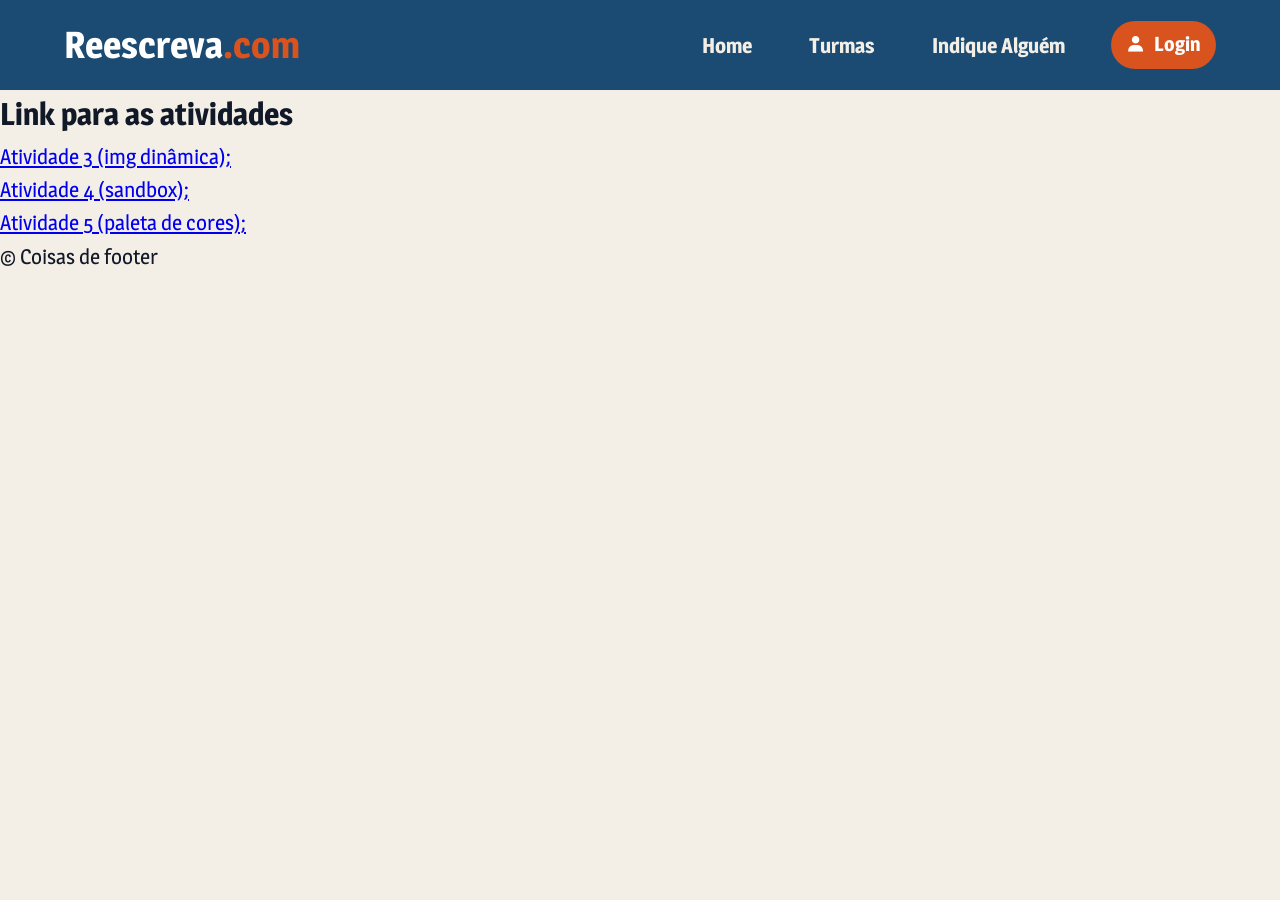
<file: index.html>
<!DOCTYPE html>
<html lang="pt-br">
<head>
    <meta charset="UTF-8">
    <meta name="viewport" content="width=device-width, initial-scale=1.0">
    <link href='https://unpkg.com/boxicons@2.1.4/css/boxicons.min.css' rel='stylesheet'>
    <link rel="shortcut icon" href="assets/images/favicon.ico" type="image/x-icon">
    <title>Reescreva</title>
    <link rel="stylesheet" href="assets/css/global.css">
</head>
<body>
    <header>
        <a href="index.html" class="logo-texto">Reescreva<span>.com</span></a>
        <nav id="menu">
            <ul>
                <li><a href="index.html">Home</a></li>
                <li><a href="classes/classes-map.html">Turmas</a></li>
                <li><a href="referral/referral-form.html">Indique Alguém</a></li>
            </ul>
        </nav>
        <a href="login.html" class="btn-login">
            <i class='bx bxs-user'></i> Login
        </a>
    </header>

    <main>
        <section>
            <h2>Link para as atividades</h2>
            <ul>
                <li><a href="atividade-3.html">Atividade 3 (img dinâmica);</a></li>
                <li><a href="sandbox/sandbox.html">Atividade 4 (sandbox);</a></li>
                <li><a href="paleta/paleta.html">Atividade 5 (paleta de cores);</a></li>
            </ul>
        </section>
    </main>
    
    <footer>
        <p>&copy; Coisas de footer</p>
    </footer>
</body>
</html>
</file>
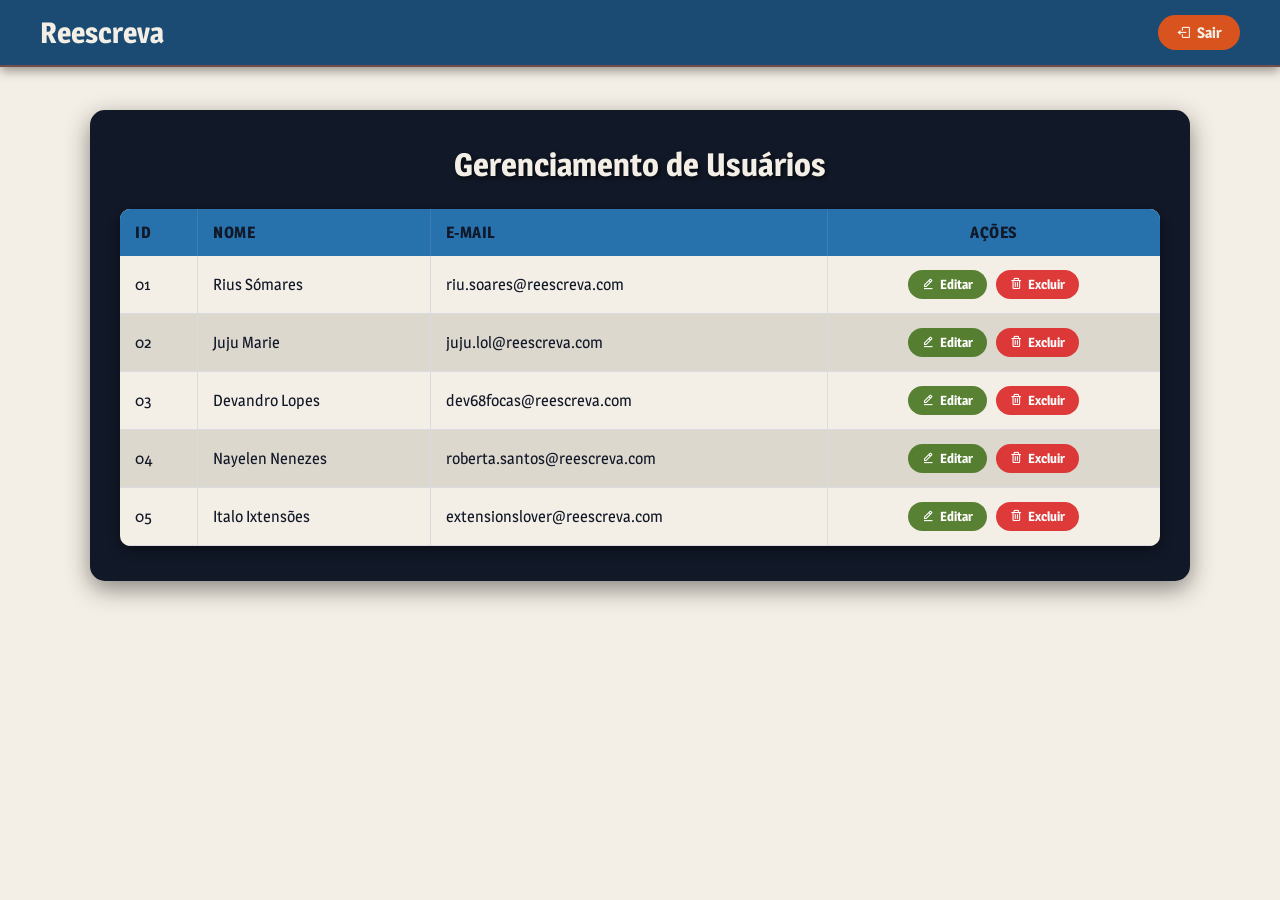
<file: admin.html>
<!DOCTYPE html>
<html lang="pt-br">
<head>
    <meta charset="UTF-8">
    <meta name="viewport" content="width=device-width, initial-scale=1.0">
    <link rel="shortcut icon" href="assets/images/favicon.ico" type="image/x-icon">
    <link href='https://unpkg.com/boxicons@2.1.4/css/boxicons.min.css' rel='stylesheet'>
    <title>Tabela Admin</title>
    <link rel="stylesheet" href="admin.css">
</head>
<body>
    <header class="header-topo">
        <a href="index.html" class="logo">Reescreva</a>
        <a href="index.html" class="btn-logout">
            <i class='bx bx-log-out'></i> Sair
        </a>
    </header>

    <main class="admin-container">
        <div class="admin-header">
            <h2>Gerenciamento de Usuários</h2>
        </div>

        <div class="table-wrapper">
            <table>
                <thead>
                    <tr>
                        <th>ID</th>
                        <th>Nome</th>
                        <th>E-mail</th>
                        <th class="text-center">Ações</th>
                    </tr>
                </thead>
                <tbody>
                    <tr>
                        <td>01</td>
                        <td>Rius Sómares</td>
                        <td>riu.soares@reescreva.com</td>
                        <td class="text-center">
                            <button class="btn-action btn-editar" title="Editar Usuário">
                                <i class='bx bx-edit-alt'></i> Editar
                            </button>
                            <button class="btn-action btn-excluir" title="Excluir Usuário">
                                <i class='bx bx-trash'></i> Excluir
                            </button>
                        </td>
                    </tr>
                    <tr>
                        <td>02</td>
                        <td>Juju Marie</td>
                        <td>juju.lol@reescreva.com</td>
                        <td class="text-center">
                            <button class="btn-action btn-editar" title="Editar Usuário">
                                <i class='bx bx-edit-alt'></i> Editar
                            </button>
                            <button class="btn-action btn-excluir" title="Excluir Usuário">
                                <i class='bx bx-trash'></i> Excluir
                            </button>
                        </td>
                    </tr>
                    <tr>
                        <td>03</td>
                        <td>Devandro Lopes</td>
                        <td>dev68focas@reescreva.com</td>
                        <td class="text-center">
                            <button class="btn-action btn-editar" title="Editar Usuário">
                                <i class='bx bx-edit-alt'></i> Editar
                            </button>
                            <button class="btn-action btn-excluir" title="Excluir Usuário">
                                <i class='bx bx-trash'></i> Excluir
                            </button>
                        </td>
                    </tr>
                    <tr>
                        <td>04</td>
                        <td>Nayelen Nenezes</td>
                        <td>roberta.santos@reescreva.com</td>
                        <td class="text-center">
                            <button class="btn-action btn-editar" title="Editar Usuário">
                                <i class='bx bx-edit-alt'></i> Editar
                            </button>
                            <button class="btn-action btn-excluir" title="Excluir Usuário">
                                <i class='bx bx-trash'></i> Excluir
                            </button>
                        </td>
                    </tr>
                    <tr>
                        <td>05</td>
                        <td>Italo Ixtensões</td>
                        <td>extensionslover@reescreva.com</td>
                        <td class="text-center">
                            <button class="btn-action btn-editar" title="Editar Usuário">
                                <i class='bx bx-edit-alt'></i> Editar
                            </button>
                            <button class="btn-action btn-excluir" title="Excluir Usuário">
                                <i class='bx bx-trash'></i> Excluir
                            </button>
                        </td>
                    </tr>
                </tbody>
            </table>
        </div>
    </main>
</body>
</html>
</file>
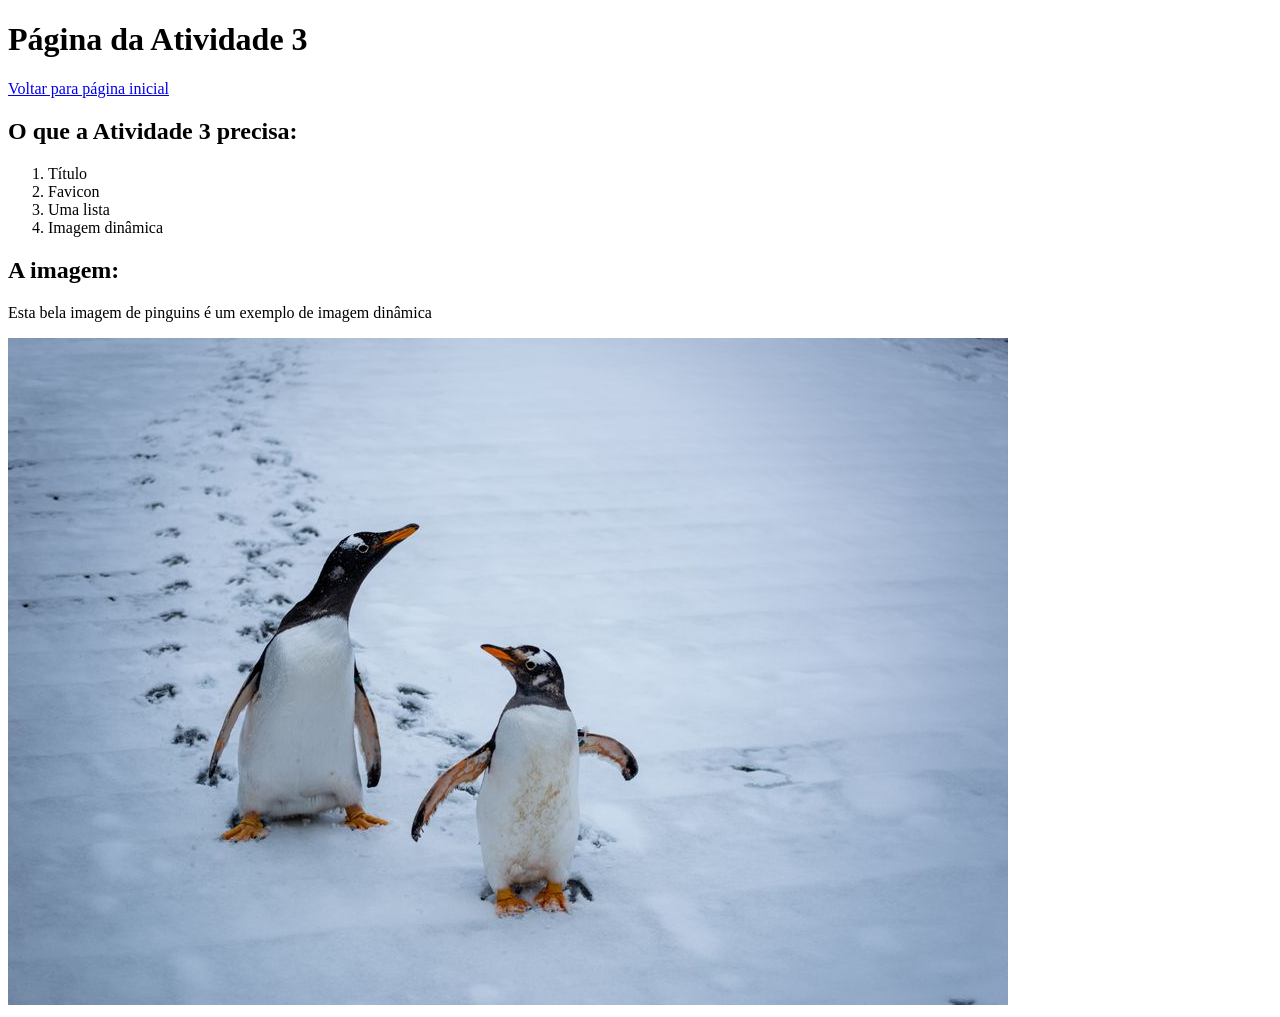
<file: atividade-3.html>
<!DOCTYPE html>
<html lang="pt-br">
<head>
    <meta charset="UTF-8">
    <meta name="viewport" content="width=device-width, initial-scale=1.0">
    <title>Atividade 3</title>
    <link rel="shortcut icon" href="../assets/images/favicon.ico" type="image/x-icon">
</head>
<body>
    <h1>Página da Atividade 3</h1>
    <p><a href="index.html" rel="prev">Voltar para página inicial</a></p>
    <h2>O que a Atividade 3 precisa:</h2>
    <ol>
        <li>Título</li>
        <li>Favicon</li>
        <li>Uma lista</li>
        <li>Imagem dinâmica</li>
    </ol>
    <h2>A imagem:</h2>
    <p>Esta bela imagem de pinguins é um exemplo de imagem dinâmica</p>
    <picture>
        <source media="(max-width: 750px)" srcset="assets/images/pinguinP.png" type="image/png">
        <source media="(max-width: 1050px)" srcset="assets/images/pinguinM.jpg" type="image/jpeg">
        <img src="assets/images/pinguinG.jpg" alt="2 pinguins">
    </picture>
</body>
</html>
</file>
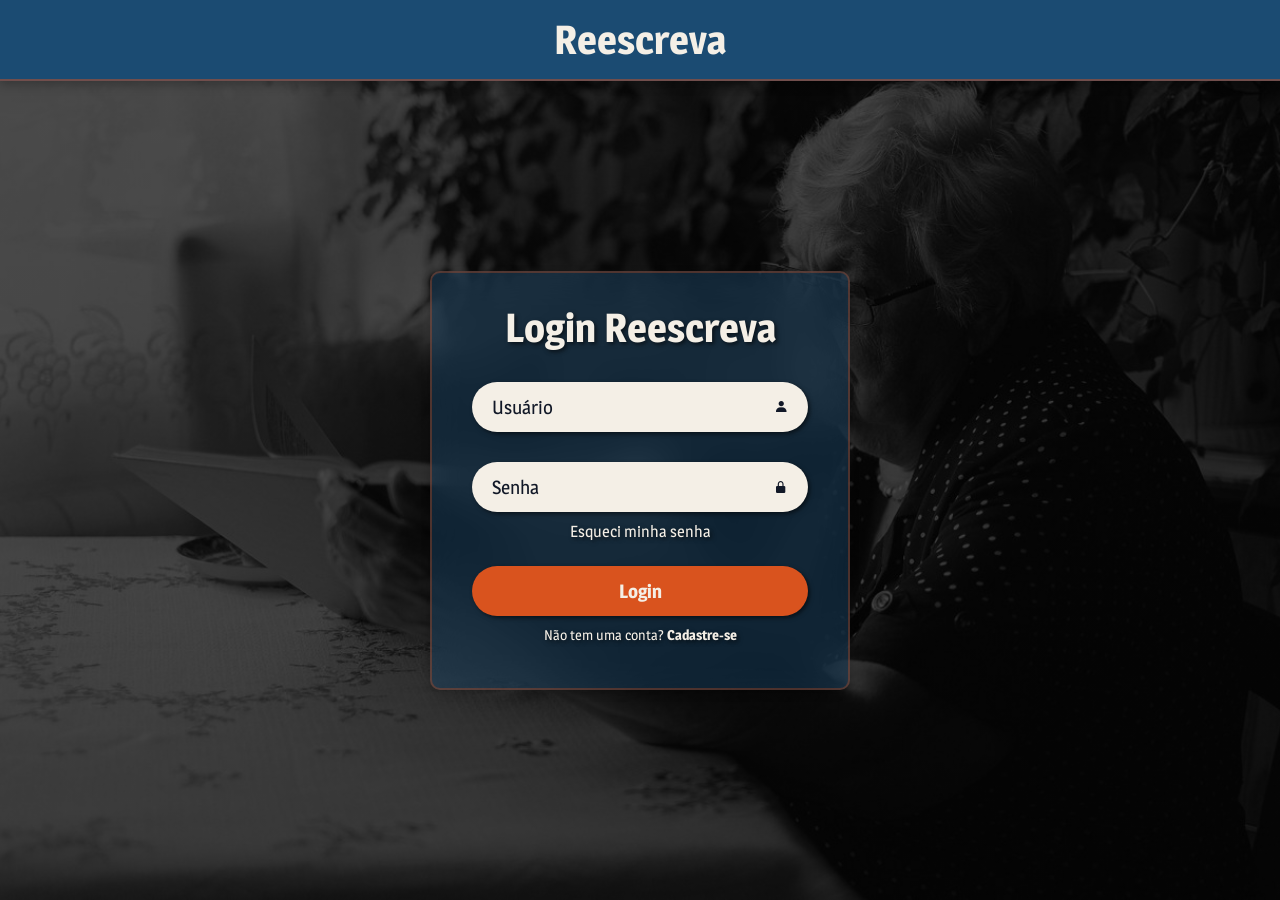
<file: login.html>
<!DOCTYPE html>
<html lang="pt-br">
<head>
    <meta charset="UTF-8">
    <meta name="viewport" content="width=device-width, initial-scale=1.0">
    <link href='https://unpkg.com/boxicons@2.1.4/css/boxicons.min.css' rel='stylesheet'>
    <title>Login - Reescreva</title>
    <link rel="shortcut icon" href="assets/images/favicon.ico" type="image/x-icon">
    <link rel="stylesheet" href="login.css">
</head>
<body>
    <header class="header-topo">
        <a href="index.html" class="logo">Reescreva</a>
    </header>
    <main class="container">
        <form id="login-form">
            <h1>Login Reescreva</h1>

            <div id="mensagem-erro" style="color: #ff4d4d; text-align: center; font-weight: bold; margin: 10px 0 10px 0;"></div>

            <div class="input-box">
                <input id="email" placeholder="Usuário" required type="email">
                <i class="bx bxs-user"></i>
            </div>

            <div class="input-box">
                <input id="senha" placeholder="Senha" required type="password">
                <i class="bx bxs-lock-alt"></i>
            </div>

            <div class="esquecer-senha">
                <a href="#">Esqueci minha senha</a>
            </div>

            <button type="submit" class="login">Login</button>

            <div class="cadastrar">
                <p>Não tem uma conta? <a href="#">Cadastre-se</a></p>
            </div>
        </form>
    </main>
    
    <script src="script.js"></script>
</body>
</html>
</file>
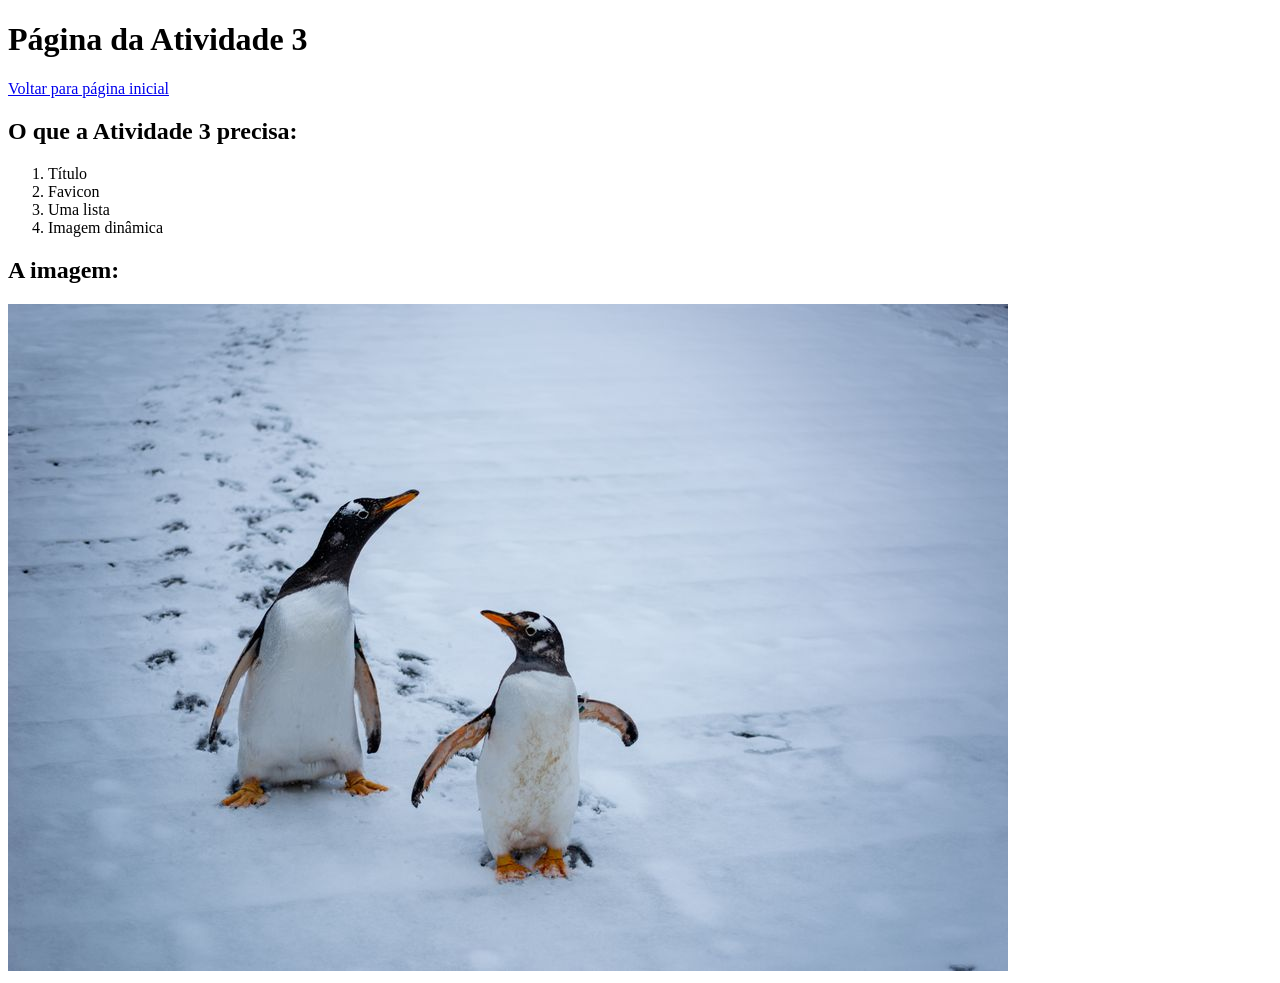
<file: atividade-3/atividade-3.html>
<!DOCTYPE html>
<html lang="pt-br">
<head>
    <meta charset="UTF-8">
    <meta name="viewport" content="width=device-width, initial-scale=1.0">
    <title>Atividade 3</title>
    <link rel="shortcut icon" href="../assets/images/favicon.ico" type="image/x-icon">
</head>
<body>
    <h1>Página da Atividade 3</h1>
    <p><a href="../index.html" rel="prev">Voltar para página inicial</a></p>
    <h2>O que a Atividade 3 precisa:</h2>
    <ol>
        <li>Título</li>
        <li>Favicon</li>
        <li>Uma lista</li>
        <li>Imagem dinâmica</li>
    </ol>
    <h2>A imagem:</h2>
    <picture>
        <source media="(max-width: 750px)" srcset="images/pinguinP.png" type="image/png">
        <source media="(max-width: 1050px)" srcset="images/pinguinM.jpg" type="image/jpg">
        <img src="images/pinguinG.jpg" alt="2 pinguins">
    </picture>
</body>
</html>
</file>
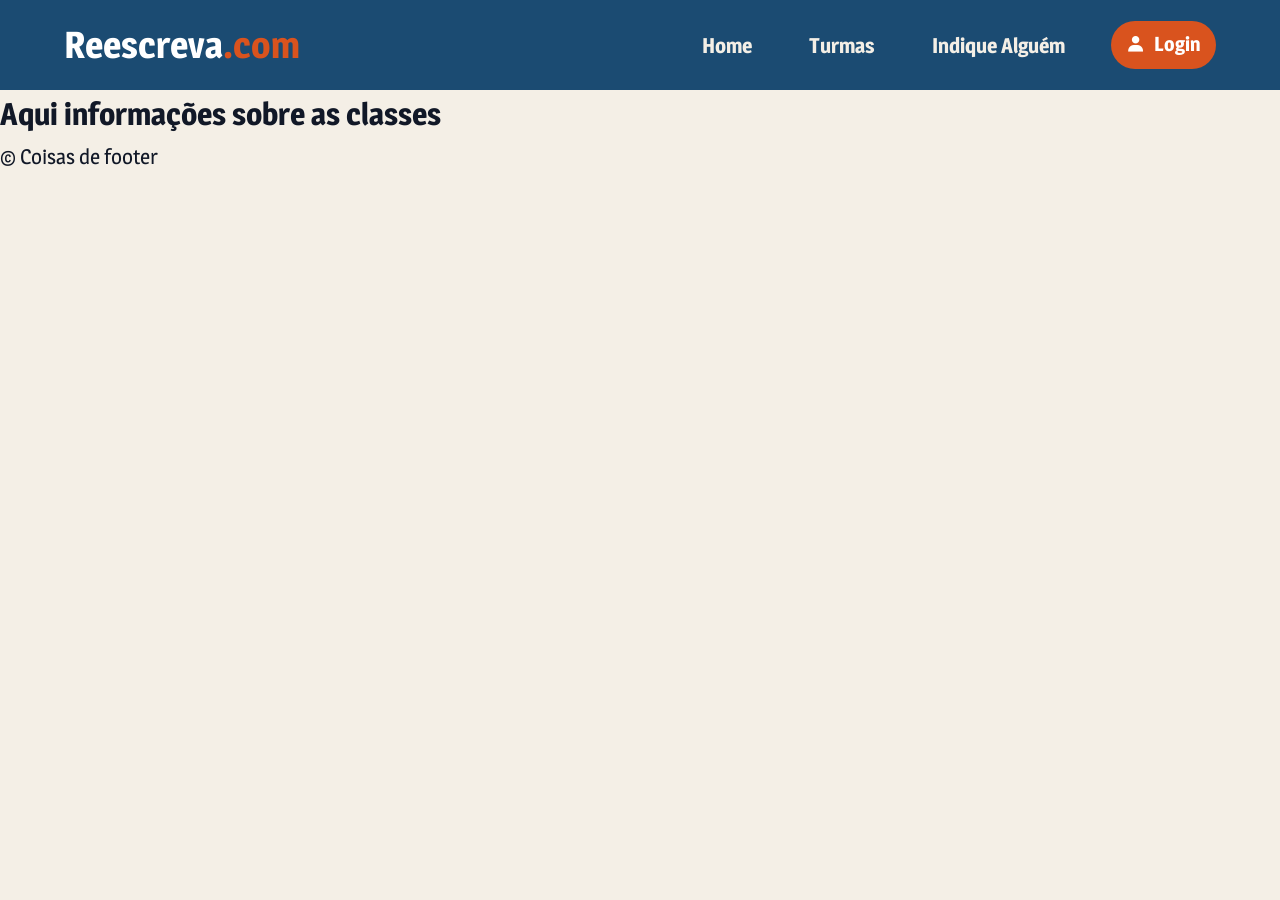
<file: classes/classes-map.html>
<!DOCTYPE html>
<html lang="pt-br">
<head>
    <meta charset="UTF-8">
    <meta name="viewport" content="width=device-width, initial-scale=1.0">
    <title>Encontre Classes - Reescreva</title>
    <link href='https://unpkg.com/boxicons@2.1.4/css/boxicons.min.css' rel='stylesheet'>
    <link rel="shortcut icon" href="../assets/images/favicon.ico" type="image/x-icon">
    <link rel="stylesheet" href="../assets/css/global.css">
</head>
<body>
    <header>
        <a href="../index.html" class="logo-texto">Reescreva<span>.com</span></a>
        <nav id="menu">
            <ul>
                <li><a href="../index.html">Home</a></li>
                <li><a href="classes-map.html">Turmas</a></li>
                <li><a href="../referral/referral-form.html">Indique Alguém</a></li>
            </ul>
        </nav>
        <a href="../login.html" class="btn-login">
            <i class='bx bxs-user'></i> Login
        </a>
    </header>
    <main>
        <section>
            <h2>Aqui informações sobre as classes</h2>
        </section>
    </main>
    <footer>&copy; Coisas de footer</footer>
</body>
</html>
</file>
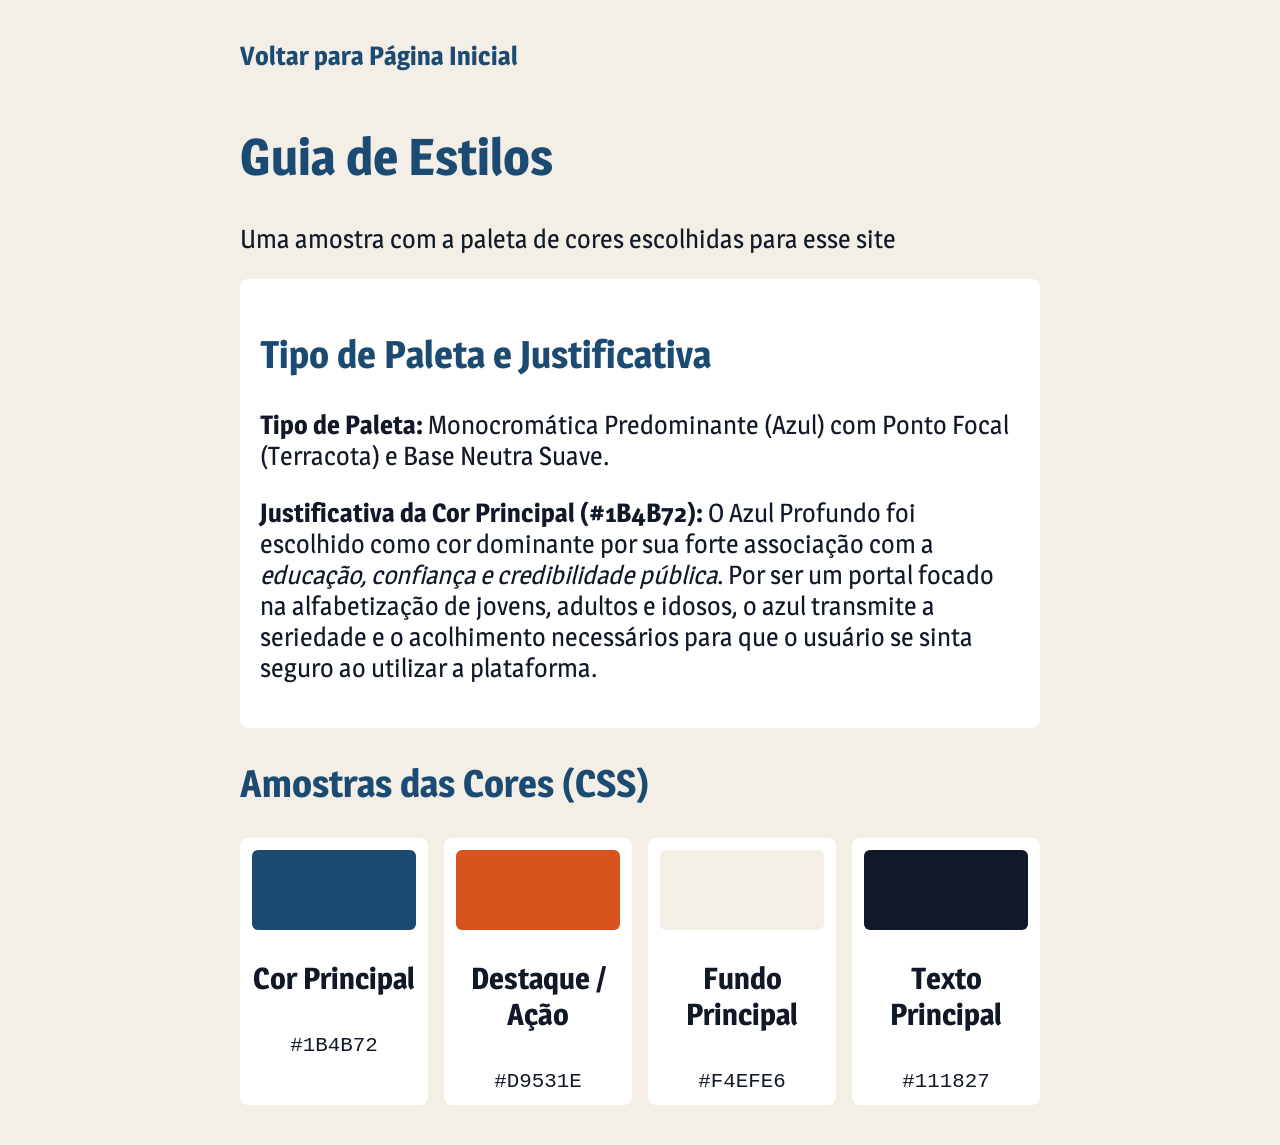
<file: paleta/paleta.html>
<!DOCTYPE html>
<html lang="pt-br">
<head>
    <meta charset="UTF-8">
    <meta name="viewport" content="width=device-width, initial-scale=1.0">
    <title>Paleta de Cores</title>
    <link rel="shortcut icon" href="../assets/images/favicon.ico" type="image/x-icon">
    <link rel="stylesheet" href="paleta.css">
</head>
<body>
    <main class="container">
        <a href="../index.html">Voltar para Página Inicial</a>

        <h1>Guia de Estilos</h1>
        <p>Uma amostra com a paleta de cores escolhidas para esse site</p>
        <section class="card-justificativa">
            <h2>Tipo de Paleta e Justificativa</h2>
            <p>
                <strong>Tipo de Paleta:</strong> Monocromática Predominante (Azul) com Ponto Focal (Terracota) e Base Neutra Suave.
            </p>
            <p>
                <strong>Justificativa da Cor Principal (#1B4B72):</strong> O Azul Profundo foi escolhido como cor dominante por sua forte associação com a <em>educação, confiança e credibilidade pública</em>. Por ser um portal focado na alfabetização de jovens, adultos e idosos, o azul transmite a seriedade e o acolhimento necessários para que o usuário se sinta seguro ao utilizar a plataforma.
            </p>
        </section>

        <h2>Amostras das Cores (CSS)</h2>
        <section class="paleta-grid">
            <div class="color-card">
                <div class="color-sample color-primary"></div>
                <h3>Cor Principal</h3>
                <code>#1B4B72</code>
            </div>

            <div class="color-card">
                <div class="color-sample color-accent"></div>
                <h3>Destaque / Ação</h3>
                <code>#D9531E</code>
            </div>

            <div class="color-card">
                <div class="color-sample color-bg"></div>
                <h3>Fundo Principal</h3>
                <code>#F4EFE6</code>
            </div>

            <div class="color-card">
                <div class="color-sample color-text"></div>
                <h3>Texto Principal</h3>
                <code>#111827</code>
            </div>
        </section>
    </main>
    
</body>
</html>
</file>
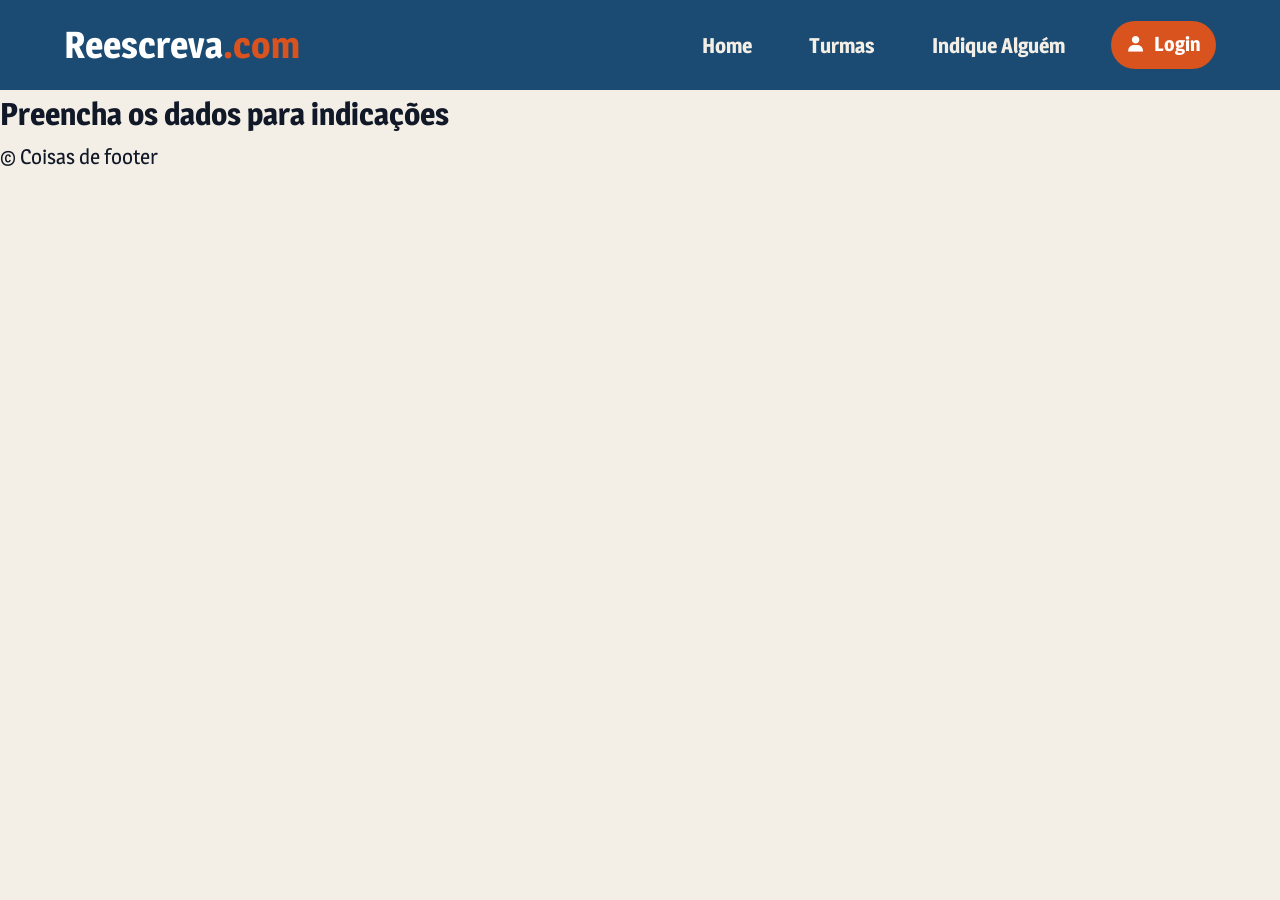
<file: referral/referral-form.html>
<!DOCTYPE html>
<html lang="pt-br">
<head>
    <meta charset="UTF-8">
    <meta name="viewport" content="width=device-width, initial-scale=1.0">
    <title>Indique Alguém</title>
    <link href='https://unpkg.com/boxicons@2.1.4/css/boxicons.min.css' rel='stylesheet'>
    <link rel="shortcut icon" href="../assets/images/favicon.ico" type="image/x-icon">
    <link rel="stylesheet" href="../assets/css/global.css">
</head>
<body>
    <header>
        <a href="../index.html" class="logo-texto">Reescreva<span>.com</span></a>
        <nav id="menu">
            <ul>
                <li><a href="../index.html">Home</a></li>
                <li><a href="../classes/classes-map.html">Turmas</a></li>
                <li><a href="referral-form.html">Indique Alguém</a></li>
            </ul>
        </nav>
        <a href="../login.html" class="btn-login">
            <i class='bx bxs-user'></i> Login
        </a>
    </header>
    <main>
        <section>
            <h2>Preencha os dados para indicações</h2>
        </section>
    </main>
    <footer>
        <p>&copy; Coisas de footer</p>
    </footer>
</body>
</html>
</file>
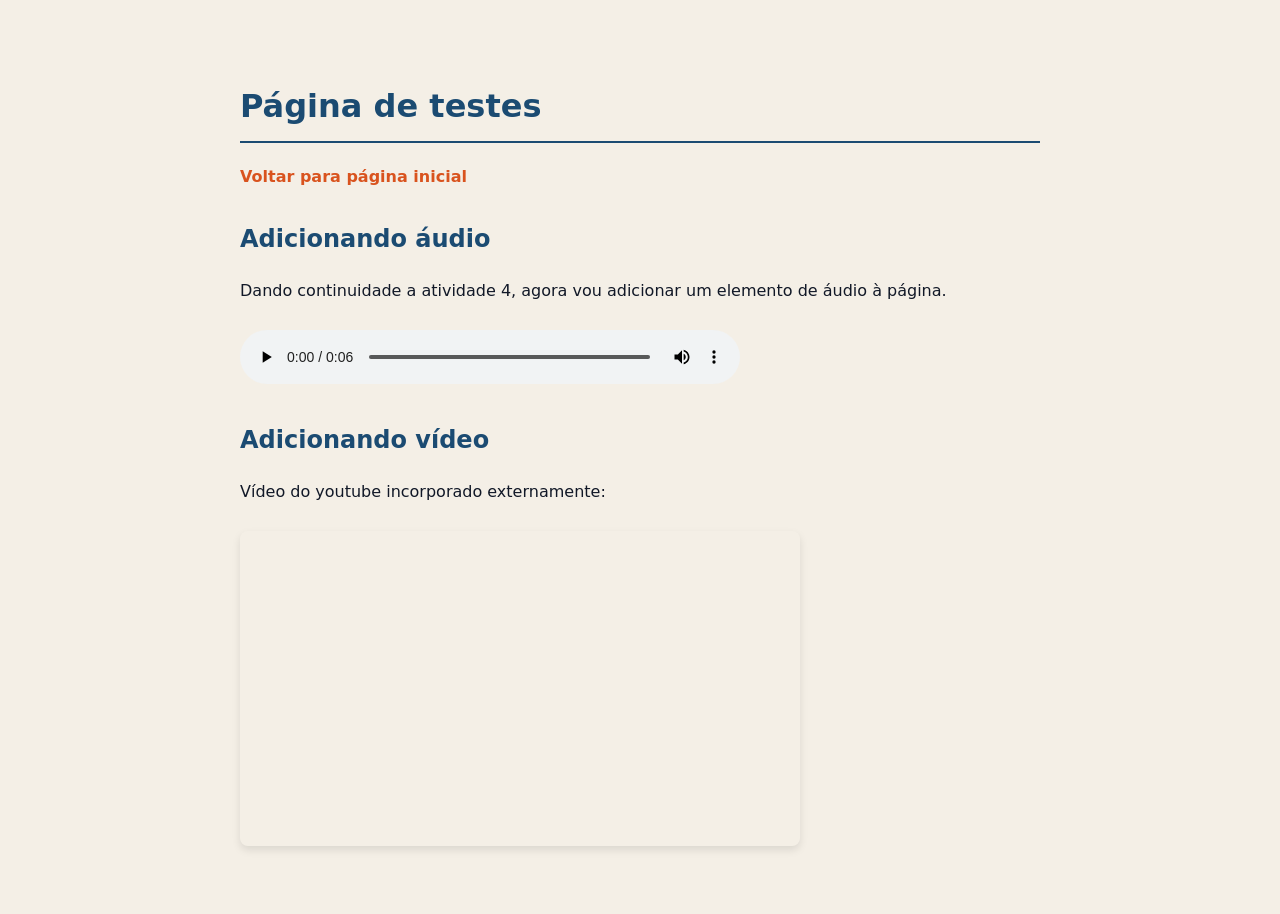
<file: sandbox/sandbox.html>
<!DOCTYPE html>
<html lang="pt-br">
<head>
    <meta charset="UTF-8">
    <meta name="viewport" content="width=device-width, initial-scale=1.0">
    <title>SandBox</title>
    <link rel="shortcut icon" href="../assets/images/favicon.ico" type="image/x-icon">
    <link rel="stylesheet" href="css-externo.css">
</head>
<body>
    <h1>Página de testes</h1>
    <p><a href="../index.html" rel="prev">Voltar para página inicial</a></p>
    <h2>Adicionando áudio</h2>
    <p>Dando continuidade a atividade 4, agora vou adicionar um elemento de áudio à página.</p>
    <audio controls autoplay>
        <source src="../assets/midia/flow-string.mp3" type="audio/mpeg">
        Seu navegador não suporta o elemento de áudio.
    </audio>
    <h2>Adicionando vídeo</h2>
    <p>Vídeo do youtube incorporado externamente:</p>
    <!-- O vídeo é incorporado usando a tag iframe, entretanto, o youtube, por questões de segurança, bloqueia quando o arquivo html é executado via ariquivo local, mas funciona perfeitamente com um servidor local, como a extensão Live Server -->
    <iframe width="560" height="315" src="https://www.youtube.com/embed/Tcx6YyXvvRI?si=nZmEc6-598JPNmnE" title="YouTube video player" frameborder="0" allow="accelerometer; autoplay; clipboard-write; encrypted-media; gyroscope; picture-in-picture; web-share" referrerpolicy="strict-origin-when-cross-origin" allowfullscreen></iframe>
</body>
</html>
</file>
<file: assets/css/global.css>
@import url('https://fonts.googleapis.com/css2?family=Magra:wght@400;700&display=swap');

:root{
    --primary-color: #1b4b72;
    --accent-color: #D9531E;
    --bg-color: #F4EFE6;
    --text-color: #111827;
    --white: #FFFFFF;
}

* {
    margin: 0;
    padding: 0;
    box-sizing: border-box;
}

body {
    background-color: var(--bg-color);
    color: var(--text-color);
    font-family: 'Magra', Arial, Helvetica, sans-serif;
    font-weight: 400;
    font-style: normal;
    font-size: 1.3em;
    line-height: 1.6;
}

header {
    display: flex;
    flex-wrap: wrap;
    align-items: center;
    justify-content: space-between;
    padding: 15px 20px 0 20px;
    background-color: var(--primary-color);
}

.logo-texto{
    color: var(--white);
    text-decoration: none;
    font-size: 1.5em;
    font-weight: 700;
    margin-right: auto;
    margin-right: 0;
    padding: 0;
    order: 1;
}

.logo-texto span{
    color: var(--accent-color);
}

.logo-texto:hover {
    color: var(--accent-color);
}

.btn-login {
    order: 2;
    display: inline-flex;
    align-items: center;
    gap: 8px;
    background-color: var(--accent-color);
    color: var(--white);
    text-decoration: none;
    font-weight: 700;
    padding: 8px 16px;
    border-radius: 30px;
    transition: all 0.3s ease;
    font-size: 0.85em;
}

.btn-login:hover {
    background-color: #b84317;
    transform: translateY(-2px);
}

#menu{
    order: 3;
    width: calc(100% + 40px);
    margin-left: -20px;
    margin-right: -20px;
    margin-top: 15px;
    background-color: var(--text-color);
}

#menu ul{
    list-style: none;
    display: flex;
    flex-direction: column;
    width: 100%;
    gap: 0;
}

#menu a{
    display: block;
    width: 100%;
    text-align: left;
    border-bottom: 1px solid rgba(255, 255, 255, 0.1);
    text-decoration: none;
    color: var(--bg-color);
    font-weight: 700;
    padding: 15px 20px;
    transition: all 0.3s ease;
    white-space: nowrap;
}

@media (min-width: 601px) {
    header {
        flex-wrap: wrap;
        justify-content: space-between;
        align-items: center;
        gap: 5px;
        padding: 15px 2%;
    }

    .logo-texto{
        margin-right: auto;
        font-size: 1.3em;
    }

    #menu {
        order: 2;
        width: auto;
        margin: 0;
        background-color: transparent;
    }

    #menu ul{
        flex-direction: row;
        gap: 5px;
    }

    #menu a {
        display: inline-block;
        padding: 6px 10px;
        font-size: 0.85em;
        border-radius: 30px;
        border: 2px solid transparent;
        border-bottom: none;
        white-space: nowrap;
    }

    #menu a:hover{
        background-color: var(--text-color);
        border: 5px solid var(--text-color);
        color: var(--white);
    }

    .btn-login {
        order: 3;
        margin-left: 0;
        font-size: 0.85em;
        padding: 6px 12px;
        white-space: nowrap;
    }
}

@media (min-width: 790px){
    header {
        padding: 15px 5%;
    }

    .logo-texto {
        font-size: 1.5em;
    }

    #menu ul {
        gap: 15px;
    }

    #menu a {
        padding: 8px 14px;
        font-size: 1em;
    }

    .btn-login{
        margin-left: 15px;
        padding: 8px 15px;
        font-size: 0.95em;
    }
}

@media (min-width: 1025px) {
    #menu ul{
        gap: 25px;
    }

    .btn-login {
        margin-left: 25px;
    }

    .logo-texto{
        font-size: 1.8em;
    }
}
</file>
<file: admin.css>
@import url('https://fonts.googleapis.com/css2?family=Magra:wght@400;700&display=swap');

* {
    margin: 0;
    padding: 0;
    box-sizing: border-box;
    font-family: 'Magra', Arial, Helvetica, sans-serif;
}

body {
    background-color: #F4EFE6;
    color: #F4EFE6;
    min-height: 100hv;
    padding-top: 110px;
    padding-bottom: 40px;
    display: flex;
    justify-content: center;
    align-items: flex-start;
}

.header-topo {
    position: fixed;
    top: 0;
    left: 0;
    width: 100%;
    padding: 15px 40px;
    background-color: #1b4b72;
    border-bottom: 2px solid #d9531e73;
    display: flex;
    align-items: center;
    justify-content: space-between;
    box-shadow: 0 4px 10px rgba(0, 0, 0, 0.384);
}

.header-topo .logo {
    font-size: 1.8em;
    font-weight: 700;
    color: #F4EFE6;
    text-decoration: none;
    transition: color 0.3s ease;
}

.header-topo .logo:hover {
    color: #D9531E;
}

.btn-logout {
    display: flex;
    align-items: center;
    gap: 6px;
    background-color: #D9531E;
    color: #F4EFE6;
    padding: 8px 18px;
    border-radius: 40px;
    text-decoration: none;
    font-weight: 700;
    font-size: 0.95em;
    transition: background-color 0.3s ease, transform 0.2s ease;
}

.btn-logout:hover {
    background-color: #b84317;
    transform: translateY(-2px);
}

.admin-container {
    width: 90%;
    max-width: 1100px;
    background-color: #111827;
    padding: 35px 30px;
    border-radius: 15px;
    box-shadow: 0 8px 24px rgba(0, 0, 0, 0.452);
}

.admin-header {
    margin-bottom: 25px;
}

.admin-header h2 {
    font-size: 2em;
    text-align: center;
    text-shadow: 2px 2px 4px rgba(0, 0, 0, 0.6);
}

.table-wrapper {
    width: 100%;
    overflow-x: auto;
    border-radius: 10px;
    box-shadow: 0 4px 12px rgba(0, 0, 0, 0.466);
}

table {
    width: 100%;
    border-collapse: collapse;
    background-color: #F4EFE6;
    color: #111827;
    text-align: left;
    white-space: nowrap;
}

thead tr {
    background-color: #2771ad;
}

td:not(:last-child) {
    border-right: 1px solid #d9dbe0;
}


th:not(:last-child) {
    border-right: 1px solid rgba(212, 212, 212, 0.13);
}

th, td {
    padding: 14px 15px;
}

th{
    font-weight: 700;
    text-transform: uppercase;
    letter-spacing: 0.5px;
}

tbody tr {
    border-bottom: 1px solid #d9dbe0;
    transition: background-color 0.2s ease;
}

tbody tr:nth-of-type(even) {
    background-color: #ddd8ce;
}

tbody tr:hover {
    background-color: #c0b9ab;
}

.text-center {
    text-align: center;
}

.btn-action {
    display: inline-flex;
    align-items: center;
    gap: 5px;
    padding: 7px 14px;
    border: none;
    border-radius: 15px;
    font-size: 0.8em;
    font-weight: 700;
    cursor: pointer;
    transition: all 0.2s ease;
    margin: 0 3px;
}

.btn-editar {
    background-color: #42721be0;
    color: #ffffff;
}

.btn-editar:hover {
    background-color: #3a6418;
    transform: translateY(-1px);
}

.btn-excluir {
    background-color: #dc2626e5;
    color: #ffffff;
}

.btn-excluir:hover {
    background-color: #b91c1c;
    transform: translateY(-1px);
}

@media (max-width: 768px) {
    .header-topo {
        padding: 12px 20px;
    }

    .header-topo .logo {
        font-size: 1.8em;
    }

    .admin-container {
        width: 95%;
        padding: 20px 15px;
    }

    .admin-header h2 {
        font-size: 1.6em;
    }

    th, td {
        padding: 10px 12px;
        font-size: 0.95em;
    }

    .btn-action {
        padding: 6px 10px;
        font-size: 0.85em;
    }
}
</file>
<file: login.css>
@import url('https://fonts.googleapis.com/css2?family=Magra:wght@400;700&display=swap');

* {
    margin: 0;
    padding: 0;
    box-sizing: border-box;
    font-family: 'Magra', Arial, Helvetica, sans-serif;
}

body{
    display: flex;
    justify-content: center;
    align-items: center;
    min-height: 100vh;
    background: linear-gradient(rgba(0, 0, 0, 0.705), rgba(0, 0, 0, 0.733)), url('assets/images/bk-login-grande.jpg');
    background-size: cover;
    background-position: center;
}

.header-topo {
    position: fixed;
    top: 0;
    left: 0;
    width: 100%;
    padding: 15px 40px;
    background-color: #1b4b72;
    border-bottom: 2px solid #d9531e73;
    display: flex;
    align-items: center;
    justify-content: center;
    box-shadow: 0 4px 10px rgba(0, 0, 0, 0.25);
    z-index: 100;
}

.header-topo .logo{
    font-size: 2.5em;
    font-weight: 700;
    color: #F4EFE6;
    text-decoration: none;
    transition: 0.3s;
}

.header-topo .logo:hover {
    color: #D9531E;
}

.container {
    width: 420px;
    background-color: #1b4b7269;
    border-radius: 10px;
    border: 2px solid #d9531e4d;
    color: #F4EFE6;
    padding: 30px 40px;
    box-shadow: rgba(0, 0, 0, 0.24) 0px 3px 8px;
    margin-top: 60px;
    backdrop-filter: blur(20px);
}

.container h1 {
    font-size: 2.5em;
    text-align: center;
    text-shadow: 2px 2px 4px #00000096;
}

.input-box {
    position: relative;
    width: 100%;
    height: 50px;
    margin: 30px 0;
}

.input-box input {
    width: 100%;
    height: 100%;
    background-color: #F4EFE6;
    border-radius: 40px;
    border: none;
    outline: none;
    font-size: 1.2em;
    color: #111827;
    padding: 20px 45px 20px 20px;
    box-shadow: 2px 2px 4px #00000088;
}

.input-box input::placeholder {
    color:#111827;
}

.input-box i {
    color:#111827;
    position: absolute;
    right: 20px;
    top: 50%;
    transform: translateY(-50%);
    font-size: 14px;
}

.esquecer-senha {
    display: flex;
    justify-content: center;
    margin: -20px 0 25px;
    text-shadow: 2px 2px 4px #00000096;
}

.esquecer-senha a{
    text-decoration: none;
    color: #F4EFE6;
}

.esquecer-senha a:hover {
    text-decoration: underline;
    color: #D9531E;
}

.login {
    width: 100%;
    height: 50px;
    background-color: #D9531E;
    border-radius: 40px;
    border: none;
    box-shadow: 2px 2px 4px #00000088;
    font-size: 1.2em;
    color: #F4EFE6;
    cursor: pointer;
    font-weight: 700;
    transition: all 0.2s ease;
}

.login:hover {
    background-color: #2771ad;
    color: #F4EFE6;
    transform: translateY(-1px);
}

.cadastrar {
    font-size: 14px;
    text-align: center;
    margin: 10px 0 15px;
    text-shadow: 2px 2px 4px #00000096;
}

.cadastrar a{
    text-decoration: none;
    color: #F4EFE6;
    font-weight: 700;
}

.cadastrar a:hover {
    text-decoration: underline;
}

@media (max-width: 768px){
    body{
        padding: 20px 15px;
    }

    .container {
        width: 100%;
        max-width: 380px;
        padding: 25px 20px;
        margin-top: 70px;
    }

    .container h1 {
        font-size: 1.8em;
    }

    .input-box {
        margin: 20px 0;
    }
}
</file>
<file: paleta/paleta.css>
@import url('https://fonts.googleapis.com/css2?family=Magra:wght@400;700&display=swap');

:root{
    --primary-color: #1b4b72;
    --accent-color: #D9531E;
    --bg-color: #F4EFE6;
    --text-color: #111827;
    --white: #FFFFFF;
}

body {
    background-color: var(--bg-color);
    color: var(--text-color);
    font-family: "Magra", sans-serif;
    font-weight: 400;
    font-style: normal;
    font-size: 1.6em;
    margin: 0;
    padding: 0;
}

h1, h2 {
    color: var(--primary-color);
}

.container{
    max-width: 800px;
    margin: 40px auto;
    padding: 0 20px;
}

a {
    color: var(--primary-color);
    font-weight: bold;
    text-decoration: none;
    display: inline-block;
    margin-bottom: 20px;
}

a:hover {
    text-decoration: underline;
    color: var(--accent-color);
}

.card-justificativa{
    background-color: var(--white);
    padding: 20px;
    border-radius: 8px;
    margin-bottom: 30px;
}

.paleta-grid{
    display: grid;
    grid-template-columns: repeat(auto-fit, minmax(180px, 1fr));
    gap: 16px;
}

.color-card {
    background-color: var(--white);
    border-radius: 8px;
    padding: 12px;
    text-align: center;
}

.color-sample {
    height: 80px;
    border-radius: 6px;
    margin-bottom: 8px;
}

.color-primary {
    background-color: var(--primary-color);
}

.color-accent {
    background-color: var(--accent-color);
}

.color-bg {
    background-color: var(--bg-color);
}

.color-text {
    background-color: var(--text-color);
}
</file>
<file: sandbox/css-externo.css>
:root {
    --primary-color: #1B4B72;
    --accent-color: #D9531E;
    --bg-color: #F4EFE6;
    --text-color: #111827;
    --white: #FFFFFF;
}

body {
    background-color: var(--bg-color);
    color: var(--text-color);
    font-family: 'Segoe UI', system-ui, sans-serif;
    max-width: 800px;
    margin: 40px auto;
    padding: 20px;
    line-height: 1.6;
}

h1 {
    color: var(--primary-color);
    border-bottom: 2px solid var(--primary-color);
    padding-bottom: 8px;
}

h2 {
    color: var(--primary-color);
    margin-top: 30px;
}

a {
    color: var(--accent-color);
    font-weight: bold;
    text-decoration: none;
}

a:hover {
    text-decoration: underline;
}

audio {
    width: 100%;
    max-width: 500px;
    margin-top: 10px;
}

iframe {
    max-width: 100%;
    border-radius: 8px;
    box-shadow: 0 4px 8px rgba(0, 0, 0, 0.1);
    margin-top: 10px;
}
</file>
